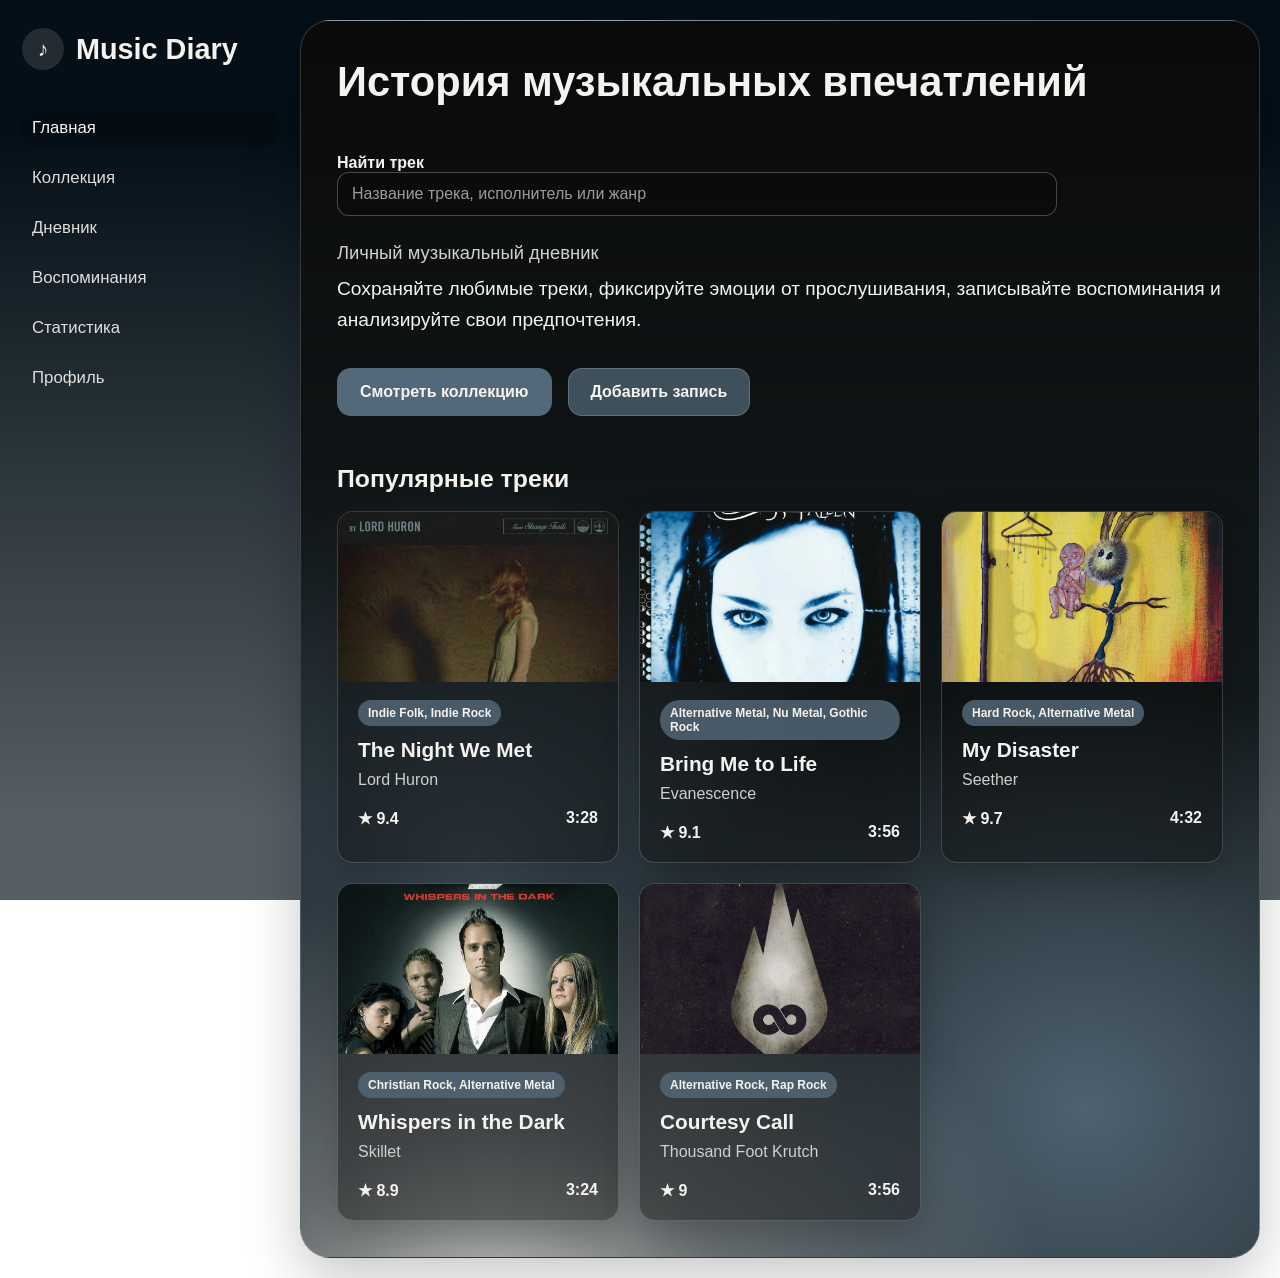
<file: index.html>
<!DOCTYPE html>
<html lang="ru">
  <head>
    <meta charset="UTF-8" />
    <meta name="viewport" content="width=device-width, initial-scale=1.0" />
    <title>Music Diary</title>
    <link rel="stylesheet" href="css/style.css" />
  </head>
  <body>
    <div class="app-shell">
      <aside class="sidebar">
        <header class="sidebar-header">
          <div class="logo">
            <span class="logo-mark">♪</span>
            <span class="logo-text">Music Diary</span>
          </div>
        </header>

        <nav class="sidebar-nav" aria-label="Навигация по сайту">
          <a href="index.html" class="nav-link active">Главная</a>
          <a href="pages/collection.html" class="nav-link">Коллекция</a>
          <a href="pages/diary.html" class="nav-link">Дневник</a>
          <a href="pages/memories.html" class="nav-link">Воспоминания</a>
          <a href="pages/stats.html" class="nav-link">Статистика</a>
          <a href="pages/profile.html" class="nav-link">Профиль</a>
        </nav>
      </aside>

      <main class="main-panel">
        <header class="page-header">
          <h1>История музыкальных впечатлений</h1>
        </header>

        <section class="content-block hero-block">
          <label for="global-search" class="search-label">Найти трек</label>
          <input
            id="global-search"
            class="search-input global-search"
            type="search"
            placeholder="Название трека, исполнитель или жанр"
            autocomplete="off"
          />
          <div id="global-search-results" class="search-results" aria-live="polite"></div>

          <p class="lead">Личный музыкальный дневник</p>
          <p class="hero-text">
            Сохраняйте любимые треки, фиксируйте эмоции от прослушивания,
            записывайте воспоминания и анализируйте свои предпочтения.
          </p>

          <div class="hero-actions">
            <a href="pages/collection.html" class="primary-button">Смотреть коллекцию</a>
            <a href="pages/diary.html" class="secondary-button">Добавить запись</a>
          </div>
        </section>

        <section class="popular-section" aria-labelledby="popular-heading">
          <h2 id="popular-heading">Популярные треки</h2>
          <div id="popular-tracks" class="cards-grid"></div>
        </section>
      </main>
    </div>
    <script src="js/main.js"></script>
  </body>
</html>
</file>
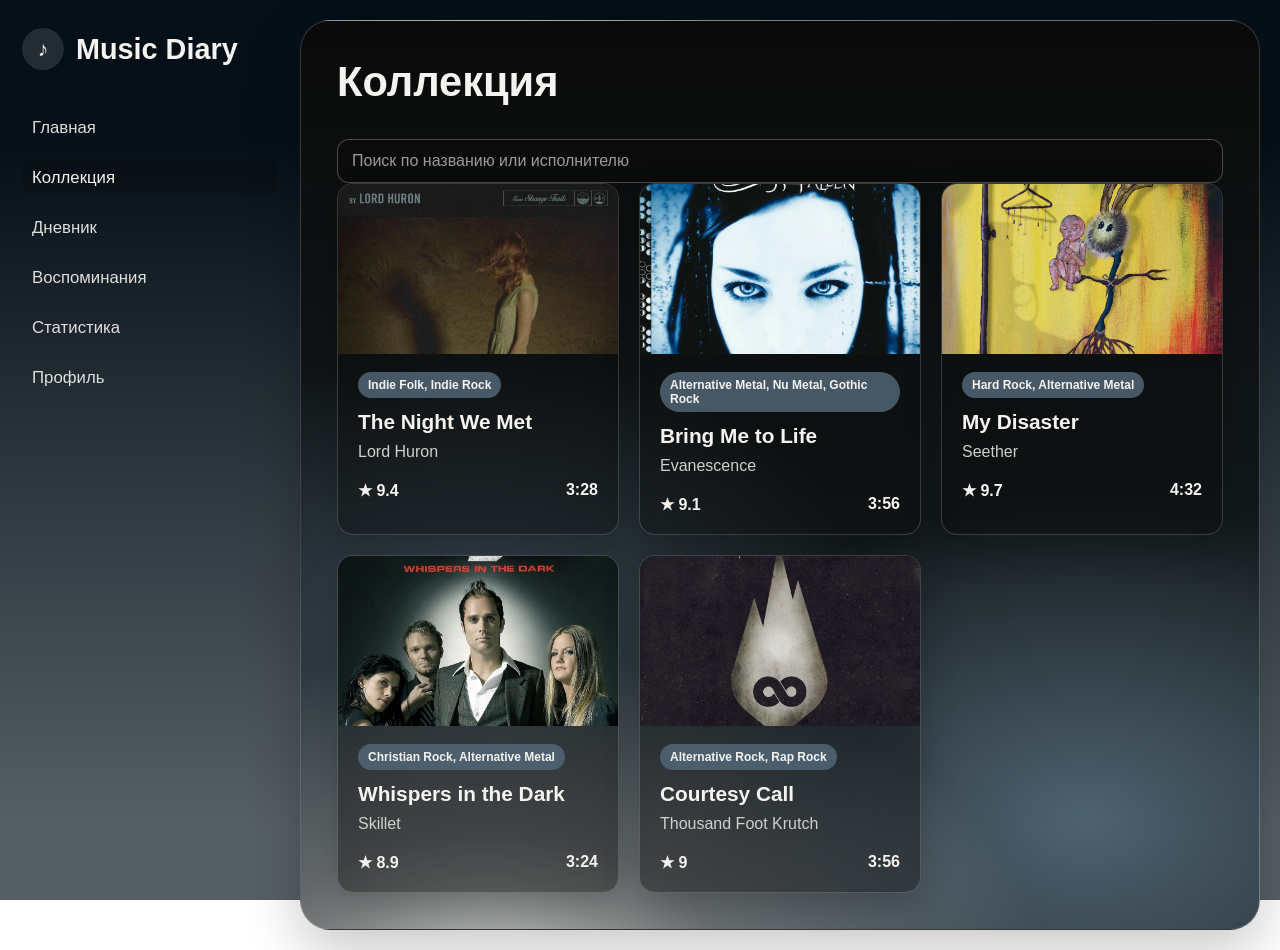
<file: pages/collection.html>
<!DOCTYPE html>
<html lang="ru">
  <head>
    <meta charset="UTF-8" />
    <meta name="viewport" content="width=device-width, initial-scale=1.0" />
    <title>Коллекция | Music Diary</title>
    <link rel="stylesheet" href="../css/style.css" />
  </head>
  <body>
    <div class="app-shell">
      <aside class="sidebar">
        <header class="sidebar-header">
          <div class="logo">
            <span class="logo-mark">♪</span>
            <span class="logo-text">Music Diary</span>
          </div>
        </header>

        <nav class="sidebar-nav" aria-label="Навигация по сайту">
          <a href="../index.html" class="nav-link">Главная</a>
          <a href="collection.html" class="nav-link active">Коллекция</a>
          <a href="diary.html" class="nav-link">Дневник</a>
          <a href="memories.html" class="nav-link">Воспоминания</a>
          <a href="stats.html" class="nav-link">Статистика</a>
          <a href="profile.html" class="nav-link">Профиль</a>
        </nav>
      </aside>

      <main class="main-panel">
        <header class="page-header">
          <h1>Коллекция</h1>
        </header>

        <section class="content-block">
          <div class="toolbar">
            <input
              id="search-input"
              class="search-input"
              type="search"
              placeholder="Поиск по названию или исполнителю"
            />
          </div>

          <div id="track-list" class="cards-grid"></div>
        </section>
      </main>
    </div>

    <script src="../js/main.js"></script>
  </body>
</html>
</file>
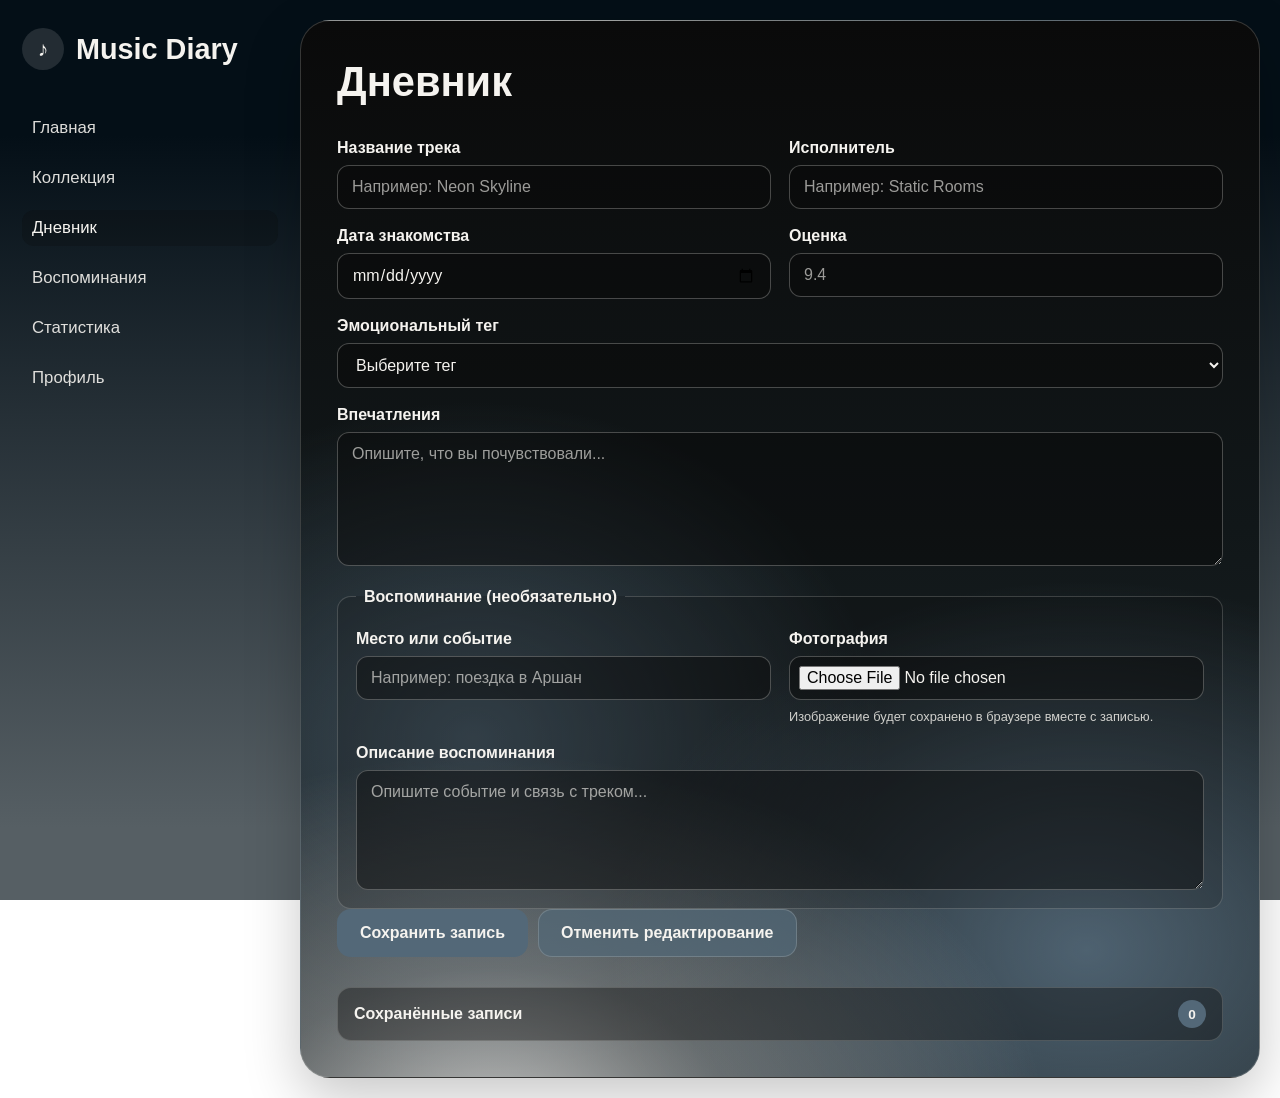
<file: pages/diary.html>
<!DOCTYPE html>
<html lang="ru">
  <head>
    <meta charset="UTF-8" />
    <meta name="viewport" content="width=device-width, initial-scale=1.0" />
    <title>Дневник | Music Diary</title>
    <link rel="stylesheet" href="../css/style.css" />
  </head>
  <body>
    <div class="app-shell">
      <aside class="sidebar">
        <header class="sidebar-header">
          <div class="logo">
            <span class="logo-mark">♪</span>
            <span class="logo-text">Music Diary</span>
          </div>
        </header>

        <nav class="sidebar-nav" aria-label="Навигация по сайту">
          <a href="../index.html" class="nav-link">Главная</a>
          <a href="collection.html" class="nav-link">Коллекция</a>
          <a href="diary.html" class="nav-link active">Дневник</a>
          <a href="memories.html" class="nav-link">Воспоминания</a>
          <a href="stats.html" class="nav-link">Статистика</a>
          <a href="profile.html" class="nav-link">Профиль</a>
        </nav>
      </aside>

      <main class="main-panel">
        <header class="page-header">
          <h1>Дневник</h1>
        </header>

        <section class="content-block">
          <form id="diary-form" class="diary-form">
            <div class="form-grid">
              <div class="form-field">
                <label for="track-name">Название трека</label>
                <input id="track-name" type="text" placeholder="Например: Neon Skyline" />
              </div>

              <div class="form-field">
                <label for="artist-name">Исполнитель</label>
                <input id="artist-name" type="text" placeholder="Например: Static Rooms" />
              </div>

              <div class="form-field">
                <label for="date-heard">Дата знакомства</label>
                <input id="date-heard" type="date" />
              </div>

              <div class="form-field">
                <label for="rating">Оценка</label>
                <input id="rating" type="number" min="1" max="10" step="0.1" placeholder="9.4" />
              </div>

              <div class="form-field full-width">
                <label for="emotion">Эмоциональный тег</label>
                <select id="emotion">
                  <option value="">Выберите тег</option>
                  <option value="вдохновение">Вдохновение</option>
                  <option value="настроение">Настроение</option>
                  <option value="ностальгия">Ностальгия</option>
                  <option value="расслабление">Расслабление</option>
                </select>
              </div>

              <div class="form-field full-width">
                <label for="notes">Впечатления</label>
                <textarea id="notes" rows="6" placeholder="Опишите, что вы почувствовали..."></textarea>
              </div>

              <fieldset class="memory-fields form-field full-width">
                <legend>Воспоминание (необязательно)</legend>
                <div class="form-grid">
                  <div class="form-field">
                    <label for="memory-place">Место или событие</label>
                    <input id="memory-place" type="text" placeholder="Например: поездка в Аршан" />
                  </div>
                  <div class="form-field">
                    <label for="memory-photo">Фотография</label>
                    <input id="memory-photo" type="file" accept="image/*" />
                    <small class="field-hint">Изображение будет сохранено в браузере вместе с записью.</small>
                  </div>
                  <div class="form-field full-width">
                    <label for="memory-description">Описание воспоминания</label>
                    <textarea id="memory-description" rows="4" placeholder="Опишите событие и связь с треком..."></textarea>
                  </div>
                </div>
              </fieldset>
            </div>

            <div class="form-actions">
              <button type="submit" class="primary-button">Сохранить запись</button>
              <button id="cancel-edit" type="button" class="secondary-button" hidden>Отменить редактирование</button>
            </div>
          </form>

          <div class="saved-entries-wrapper">
            <button id="toggle-saved-entries" class="saved-entries-toggle" type="button" aria-expanded="false" aria-controls="saved-entries-panel">
              <span>Сохранённые записи</span>
              <span id="saved-entry-count" class="saved-entry-count">0</span>
            </button>
            <div id="saved-entries-panel" class="saved-entries-panel" hidden>
              <div id="saved-entries" class="saved-entries"></div>
            </div>
          </div>
        </section>
      </main>
    </div>

    <script src="../js/main.js"></script>
  </body>
</html>
</file>
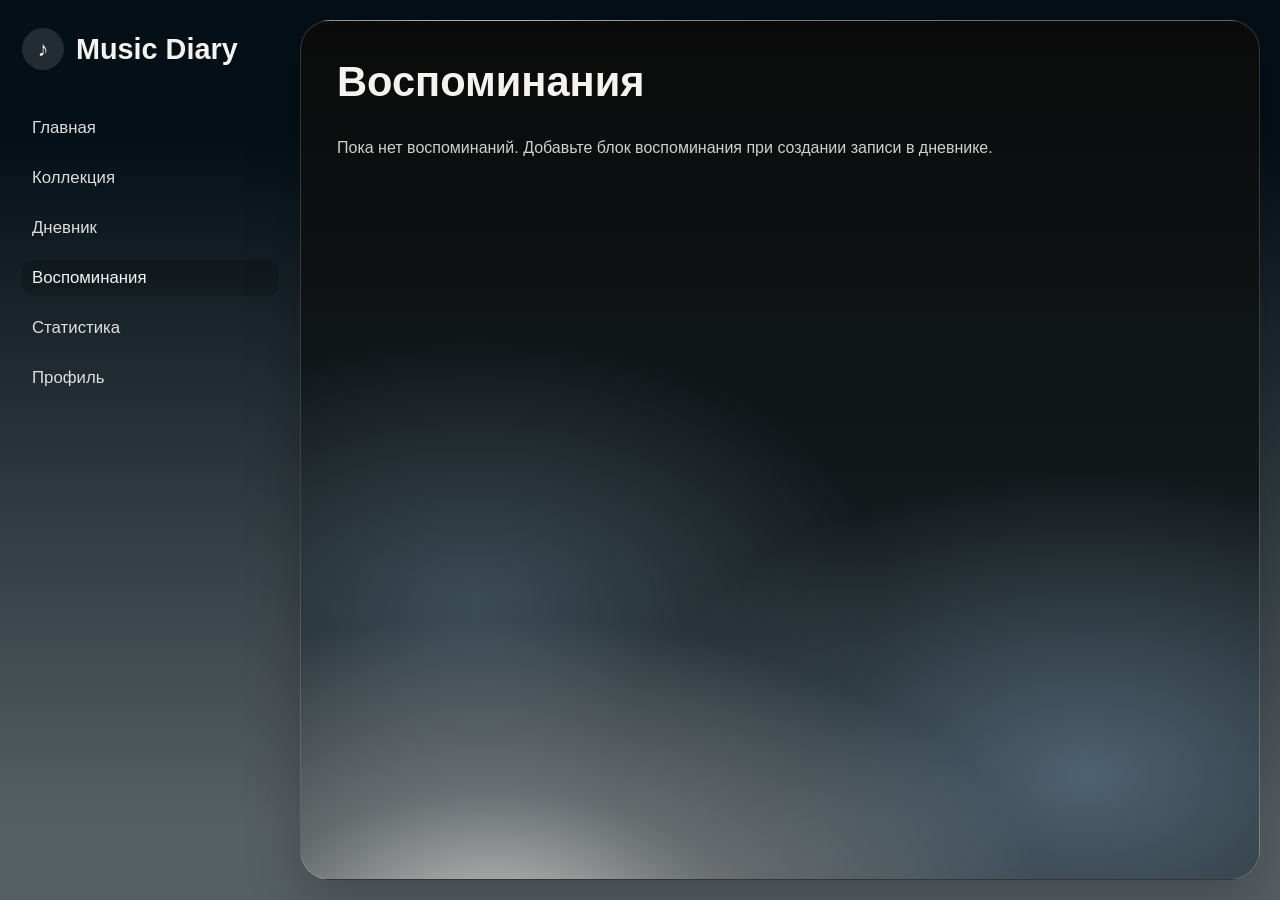
<file: pages/memories.html>
<!DOCTYPE html>
<html lang="ru">
  <head>
    <meta charset="UTF-8" />
    <meta name="viewport" content="width=device-width, initial-scale=1.0" />
    <title>Воспоминания | Music Diary</title>
    <link rel="stylesheet" href="../css/style.css" />
  </head>
  <body>
    <div class="app-shell">
      <aside class="sidebar">
        <header class="sidebar-header">
          <div class="logo">
            <span class="logo-mark">♪</span>
            <span class="logo-text">Music Diary</span>
          </div>
        </header>

        <nav class="sidebar-nav" aria-label="Навигация по сайту">
          <a href="../index.html" class="nav-link">Главная</a>
          <a href="collection.html" class="nav-link">Коллекция</a>
          <a href="diary.html" class="nav-link">Дневник</a>
          <a href="memories.html" class="nav-link active">Воспоминания</a>
          <a href="stats.html" class="nav-link">Статистика</a>
          <a href="profile.html" class="nav-link">Профиль</a>
        </nav>
      </aside>

      <main class="main-panel">
        <header class="page-header">
          <h1>Воспоминания</h1>
        </header>

        <section class="content-block">
          <div id="memory-list" class="memory-grid" aria-live="polite"></div>
        </section>
      </main>
    </div>
    <script src="../js/main.js"></script>
  </body>
</html>
</file>
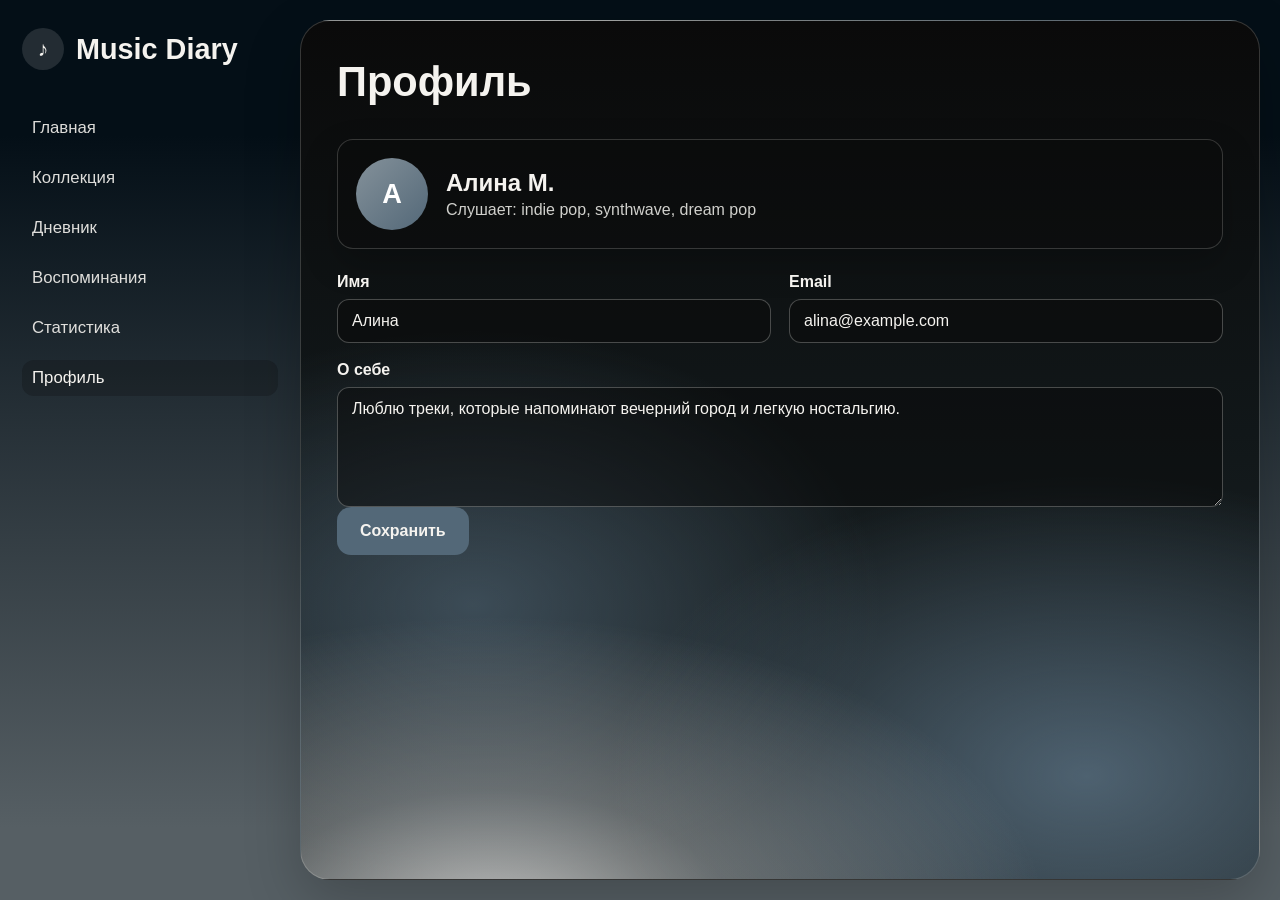
<file: pages/profile.html>
<!DOCTYPE html>
<html lang="ru">
  <head>
    <meta charset="UTF-8" />
    <meta name="viewport" content="width=device-width, initial-scale=1.0" />
    <title>Профиль | Music Diary</title>
    <link rel="stylesheet" href="../css/style.css" />
  </head>
  <body>
    <div class="app-shell">
      <aside class="sidebar">
        <header class="sidebar-header">
          <div class="logo">
            <span class="logo-mark">♪</span>
            <span class="logo-text">Music Diary</span>
          </div>
        </header>

        <nav class="sidebar-nav" aria-label="Навигация по сайту">
          <a href="../index.html" class="nav-link">Главная</a>
          <a href="collection.html" class="nav-link">Коллекция</a>
          <a href="diary.html" class="nav-link">Дневник</a>
          <a href="memories.html" class="nav-link">Воспоминания</a>
          <a href="stats.html" class="nav-link">Статистика</a>
          <a href="profile.html" class="nav-link active">Профиль</a>
        </nav>
      </aside>

      <main class="main-panel">
        <header class="page-header">
          <h1>Профиль</h1>
        </header>

        <section class="content-block">
          <div class="profile-card">
            <div class="avatar">A</div>
            <div class="profile-meta">
              <h2>Алина М.</h2>
              <p>Слушает: indie pop, synthwave, dream pop</p>
            </div>
          </div>

          <form class="profile-form">
            <div class="form-grid">
              <div class="form-field">
                <label for="profile-name">Имя</label>
                <input id="profile-name" type="text" value="Алина" />
              </div>

              <div class="form-field">
                <label for="profile-email">Email</label>
                <input id="profile-email" type="email" value="alina@example.com" />
              </div>

              <div class="form-field full-width">
                <label for="profile-bio">О себе</label>
                <textarea id="profile-bio" rows="5">Люблю треки, которые напоминают вечерний город и легкую ностальгию.</textarea>
              </div>
            </div>

            <div class="form-actions">
              <button type="submit" class="primary-button">Сохранить</button>
            </div>
          </form>
        </section>
      </main>
    </div>
  </body>
</html>
</file>
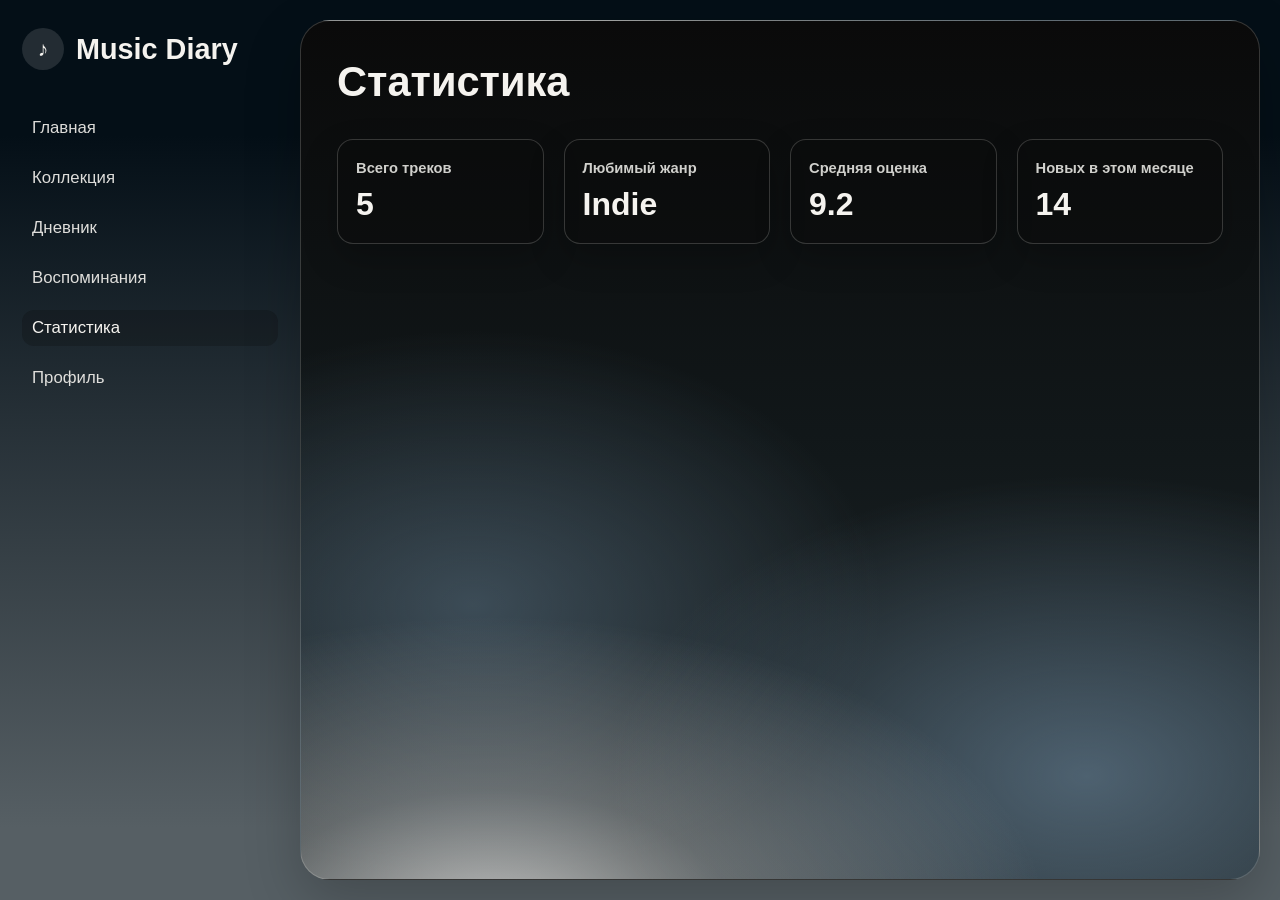
<file: pages/stats.html>
<!DOCTYPE html>
<html lang="ru">
  <head>
    <meta charset="UTF-8" />
    <meta name="viewport" content="width=device-width, initial-scale=1.0" />
    <title>Статистика | Music Diary</title>
    <link rel="stylesheet" href="../css/style.css" />
  </head>
  <body>
    <div class="app-shell">
      <aside class="sidebar">
        <header class="sidebar-header">
          <div class="logo">
            <span class="logo-mark">♪</span>
            <span class="logo-text">Music Diary</span>
          </div>
        </header>

        <nav class="sidebar-nav" aria-label="Навигация по сайту">
          <a href="../index.html" class="nav-link">Главная</a>
          <a href="collection.html" class="nav-link">Коллекция</a>
          <a href="diary.html" class="nav-link">Дневник</a>
          <a href="memories.html" class="nav-link">Воспоминания</a>
          <a href="stats.html" class="nav-link active">Статистика</a>
          <a href="profile.html" class="nav-link">Профиль</a>
        </nav>
      </aside>

      <main class="main-panel">
        <header class="page-header">
          <h1>Статистика</h1>
        </header>

        <section class="content-block">
          <div class="stats-summary">
            <article class="summary-card">
              <h3>Всего треков</h3>
              <p>5</p>
            </article>

            <article class="summary-card">
              <h3>Любимый жанр</h3>
              <p>Indie</p>
            </article>

            <article class="summary-card">
              <h3>Средняя оценка</h3>
              <p>9.2</p>
            </article>

            <article class="summary-card">
              <h3>Новых в этом месяце</h3>
              <p>14</p>
            </article>
          </div>
        </section>
      </main>
    </div>
  </body>
</html>
</file>
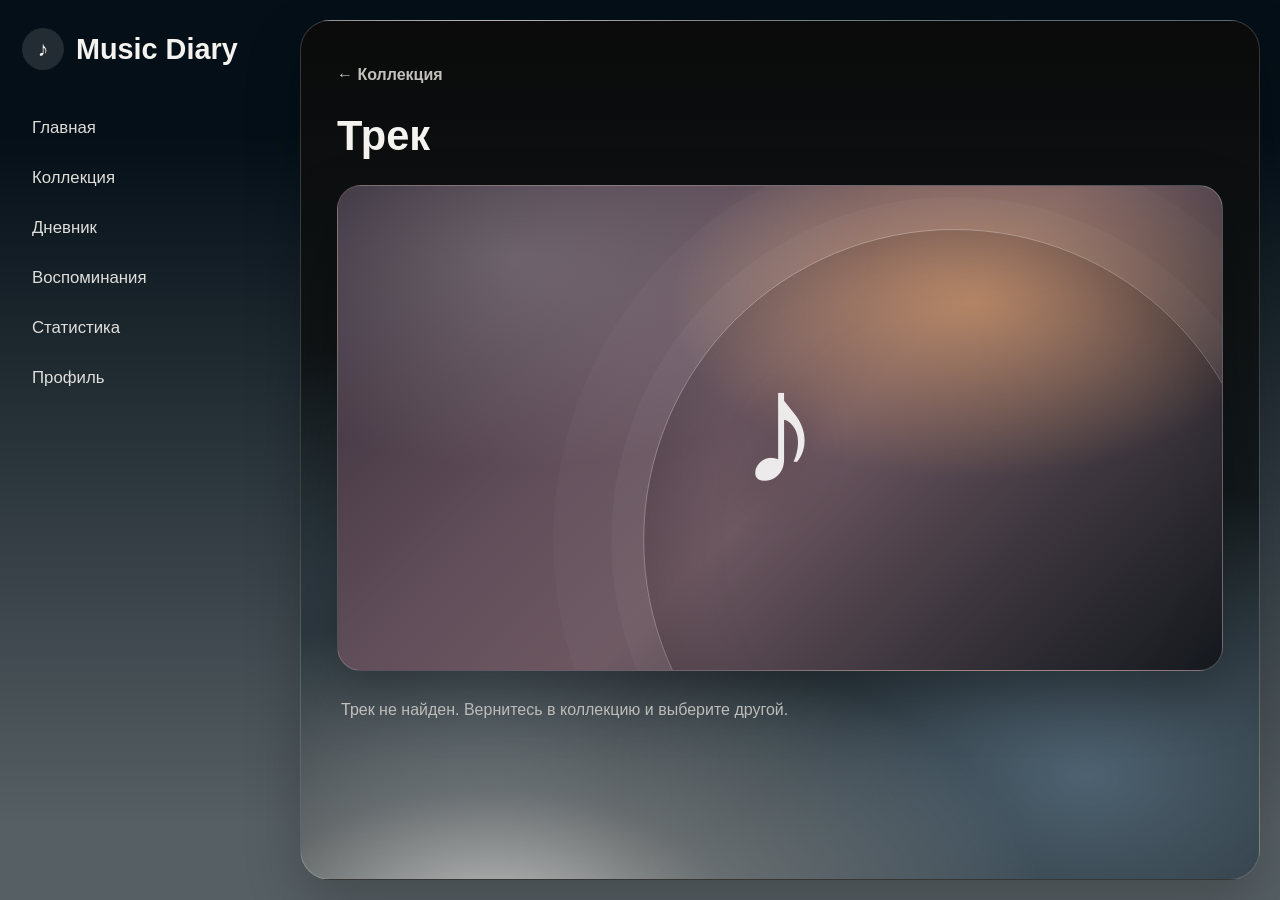
<file: pages/track.html>
<!DOCTYPE html>
<html lang="ru">
  <head>
    <meta charset="UTF-8" />
    <meta name="viewport" content="width=device-width, initial-scale=1.0" />
    <title>Трек | Music Diary</title>
    <link rel="stylesheet" href="../css/style.css" />
  </head>
  <body>
    <div class="app-shell">
      <aside class="sidebar">
        <header class="sidebar-header">
          <div class="logo">
            <span class="logo-mark">♪</span>
            <span class="logo-text">Music Diary</span>
          </div>
        </header>

        <nav class="sidebar-nav" aria-label="Навигация по сайту">
          <a href="../index.html" class="nav-link">Главная</a>
          <a href="collection.html" class="nav-link">Коллекция</a>
          <a href="diary.html" class="nav-link">Дневник</a>
          <a href="memories.html" class="nav-link">Воспоминания</a>
          <a href="stats.html" class="nav-link">Статистика</a>
          <a href="profile.html" class="nav-link">Профиль</a>
        </nav>
      </aside>

      <main class="main-panel track-detail-panel">
        <header class="page-header track-page-header">
          <a href="collection.html" class="back-link">← Коллекция</a>
          <h1 id="track-page-title">Трек</h1>
          <p id="track-page-artist" class="track-page-artist"></p>
        </header>

        <section class="track-detail-content" aria-label="Информация о треке">
          <div id="track-artwork" class="track-artwork cover-1" role="img" aria-label="Обложка трека">
            <span class="artwork-mark" aria-hidden="true">♪</span>
          </div>
          <div id="track-details" class="track-details"></div>
        </section>
      </main>
    </div>

    <script src="../js/main.js"></script>
  </body>
</html>
</file>
<file: css/style.css>
@import url("base.css");
@import url("components.css");
@import url("pages.css");
@import url("responsive.css");
</file>
